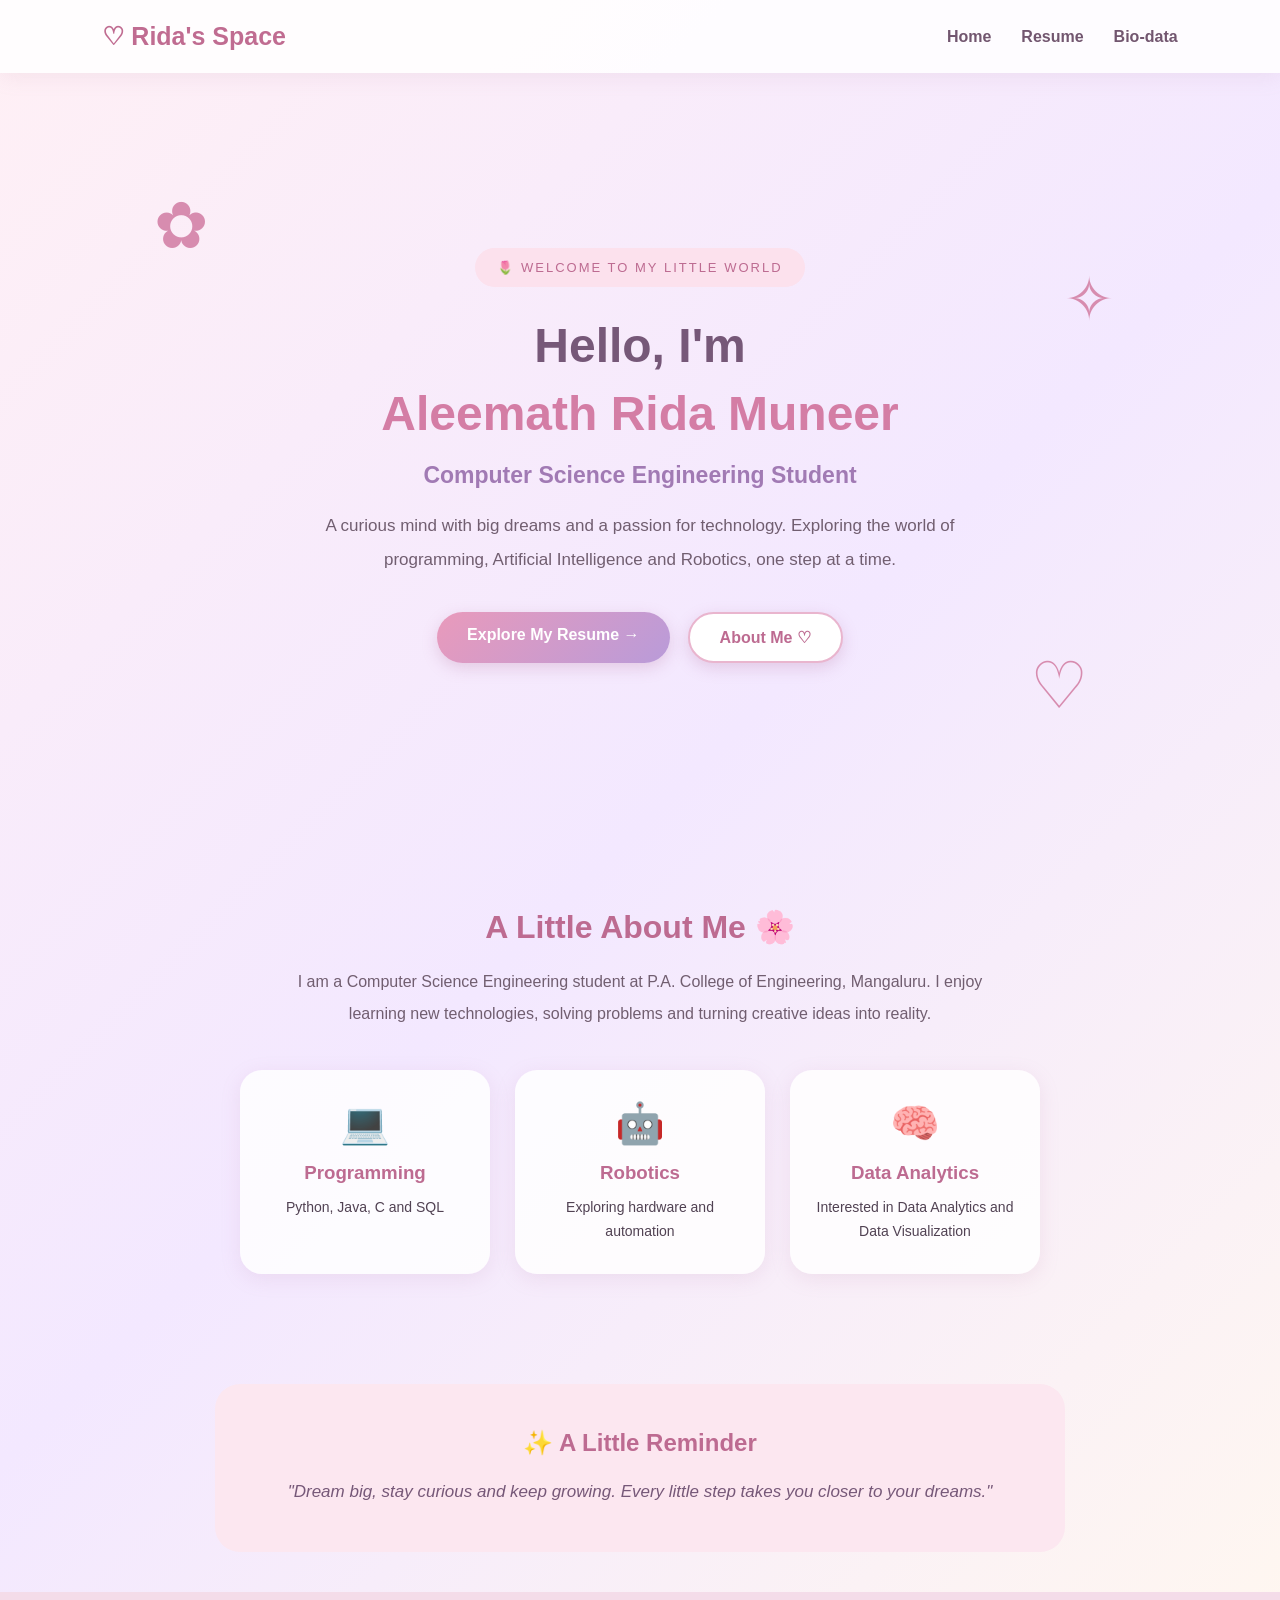
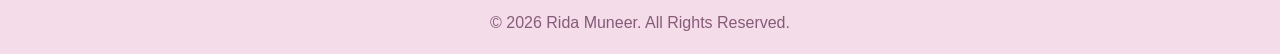
<file: index.html>
<!DOCTYPE html>
<html lang="en">

<head>
    <meta charset="UTF-8">
    <meta name="viewport" content="width=device-width, initial-scale=1.0">

    <title>Rida Muneer | My Portfolio</title>

    <link rel="stylesheet" href="style.css">
</head>

<body>

    <!-- Navigation Bar -->

    <nav>
        <h2>♡ Rida's Space</h2>

        <ul>
            <li><a href="index.html">Home</a></li>
            <li><a href="resume.html">Resume</a></li>
            <li><a href="biodata.html">Bio-data</a></li>
        </ul>
    </nav>


    <!-- Home Section -->

    <section class="hero">

        <div class="floating flower">✿</div>
        <div class="floating star">✧</div>
        <div class="floating heart">♡</div>

        <div class="hero-content">

            <span class="welcome">🌷 WELCOME TO MY LITTLE WORLD</span>

            <h1>
                Hello, I'm <br>
                <span>Aleemath Rida Muneer</span>
            </h1>

            <h2>Computer Science Engineering Student</h2>

            <p>
                A curious mind with big dreams and a passion for
                technology. Exploring the world of programming,
                Artificial Intelligence and Robotics, one step
                at a time.
            </p>

            <div class="hero-buttons">

                <a href="resume.html" class="btn">
                    Explore My Resume →
                </a>

                <a href="biodata.html" class="btn secondary">
                    About Me ♡
                </a>

            </div>

        </div>

    </section>


    <!-- About Section -->

    <section class="about">

        <h2>A Little About Me 🌸</h2>

        <p>
            I am a Computer Science Engineering student at
            P.A. College of Engineering, Mangaluru.
            I enjoy learning new technologies, solving problems
            and turning creative ideas into reality.
        </p>

        <div class="cards">

            <div class="card">
                <div>💻</div>
                <h3>Programming</h3>
                <p>Python, Java, C and SQL</p>
            </div>

            <div class="card">
                <div>🤖</div>
                <h3>Robotics</h3>
                <p>Exploring hardware and automation</p>
            </div>

            <div class="card">
                <div>🧠</div>
               <h3>Data Analytics</h3>
<p>Interested in Data Analytics and Data Visualization</p>
            </div>

        </div>

    </section>


    <!-- Quote Section -->

    <section class="quote">

        <h2>✨ A Little Reminder</h2>

        <p>
            "Dream big, stay curious and keep growing.
            Every little step takes you closer to your dreams."
        </p>

    </section>


    <!-- Footer -->

    <footer>
        <p>Made with ♡ by Rida Muneer | © 2026</p>
    </footer>


    <script src="script.js"></script>

</body>
</html>
</file>
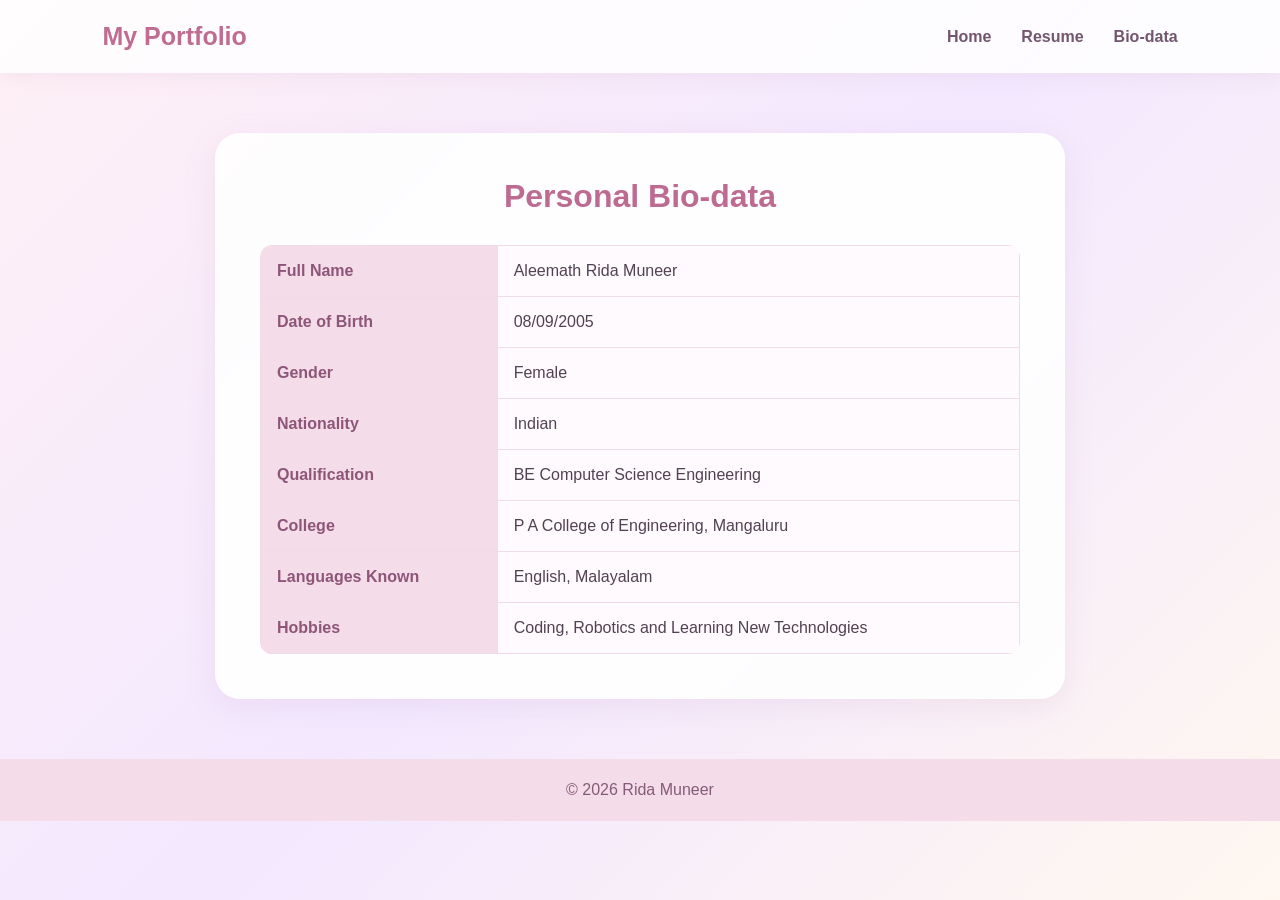
<file: biodata.html>
<!DOCTYPE html>
<html lang="en">

<head>
    <meta charset="UTF-8">
    <meta name="viewport" content="width=device-width, initial-scale=1.0">
    <title>My Bio-data</title>
    <link rel="stylesheet" href="style.css">
</head>

<body>

    <nav>
        <h2>My Portfolio</h2>

        <ul>
            <li><a href="index.html">Home</a></li>
            <li><a href="resume.html">Resume</a></li>
            <li><a href="biodata.html">Bio-data</a></li>
        </ul>
    </nav>

    <div class="container">

        <h1>Personal Bio-data</h1>

        <table>

            <tr>
                <th>Full Name</th>
                <td>Aleemath Rida Muneer</td>
            </tr>

            <tr>
                <th>Date of Birth</th>
                <td>08/09/2005</td>
            </tr>

            <tr>
                <th>Gender</th>
                <td>Female</td>
            </tr>

            <tr>
                <th>Nationality</th>
                <td>Indian</td>
            </tr>

            <tr>
                <th>Qualification</th>
                <td>BE Computer Science Engineering</td>
            </tr>

            <tr>
                <th>College</th>
                <td>P A College of Engineering, Mangaluru</td>
            </tr>

            <tr>
                <th>Languages Known</th>
                <td>English, Malayalam</td>
            </tr>

            <tr>
                <th>Hobbies</th>
                <td>Coding, Robotics and Learning New Technologies</td>
            </tr>

        </table>

    </div>

    <footer>
        <p>© 2026 Rida Muneer</p>
    </footer>

</body>
</html>
</file>
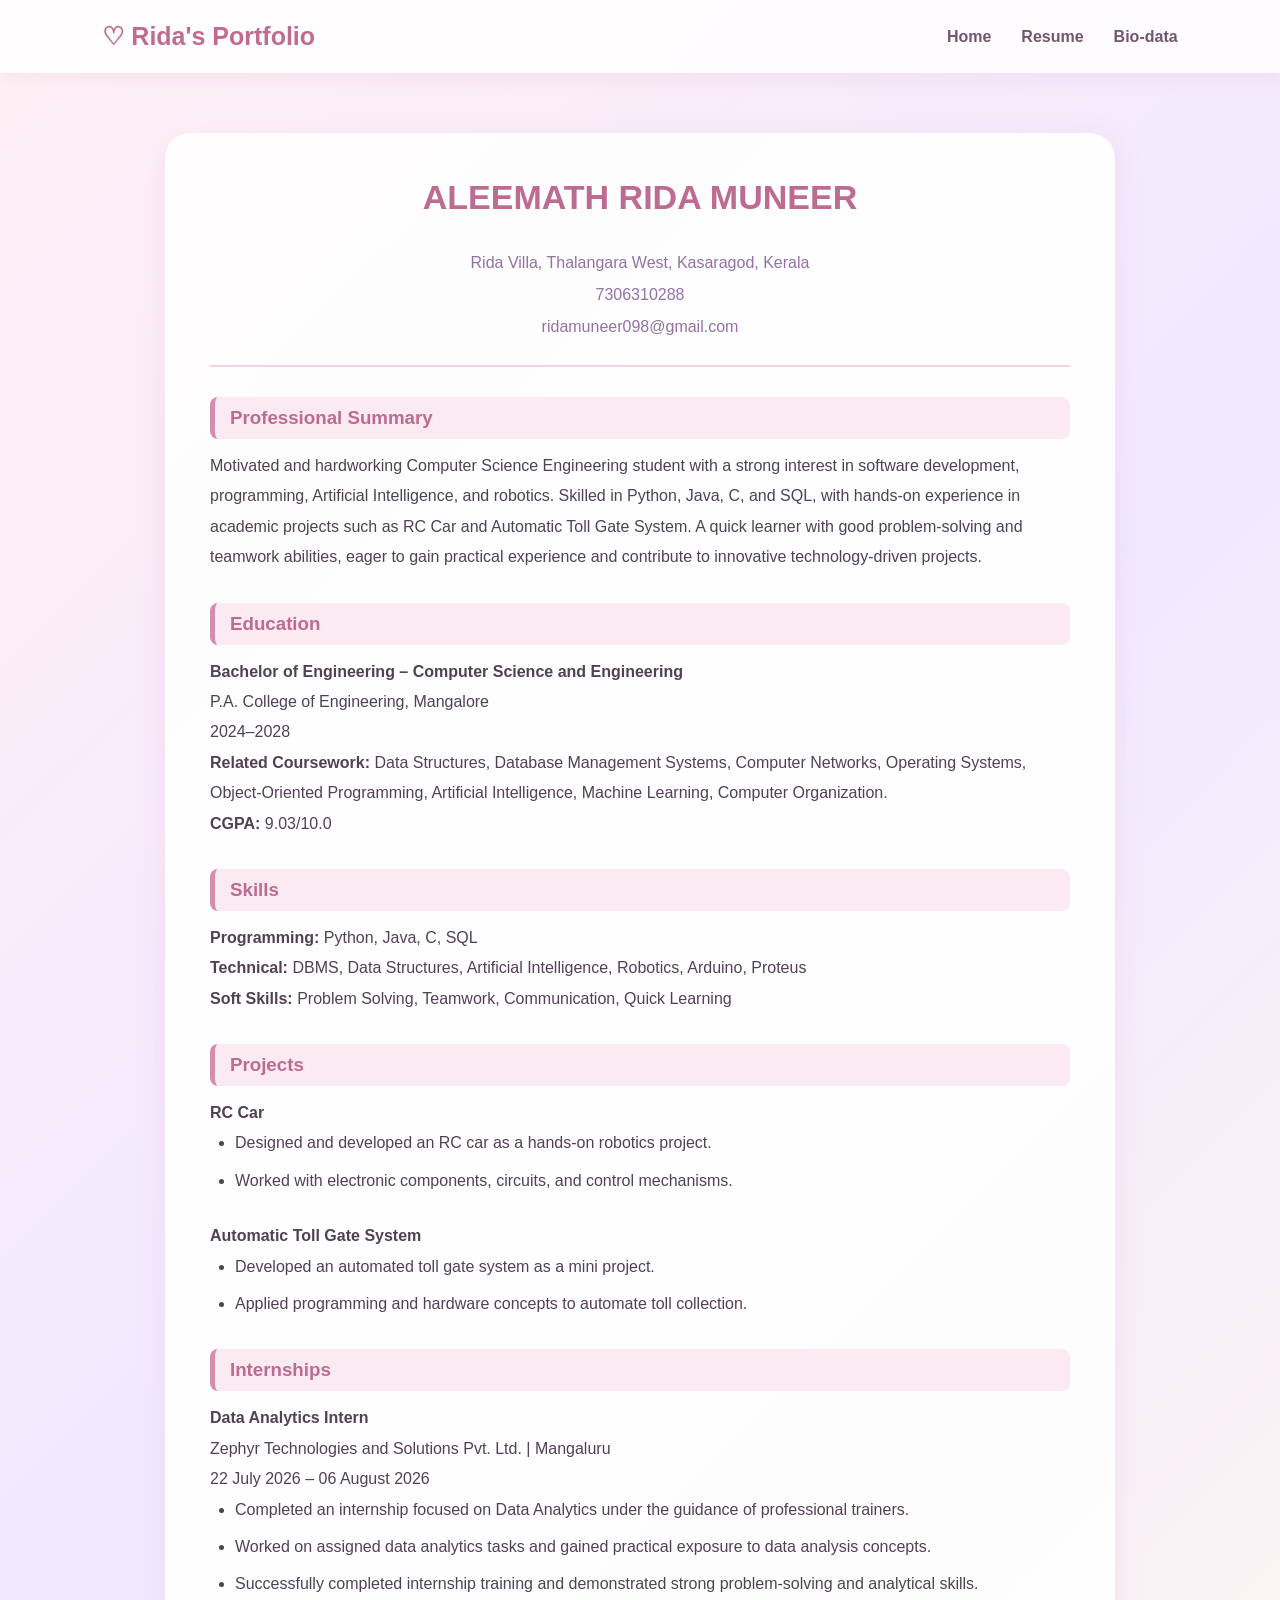
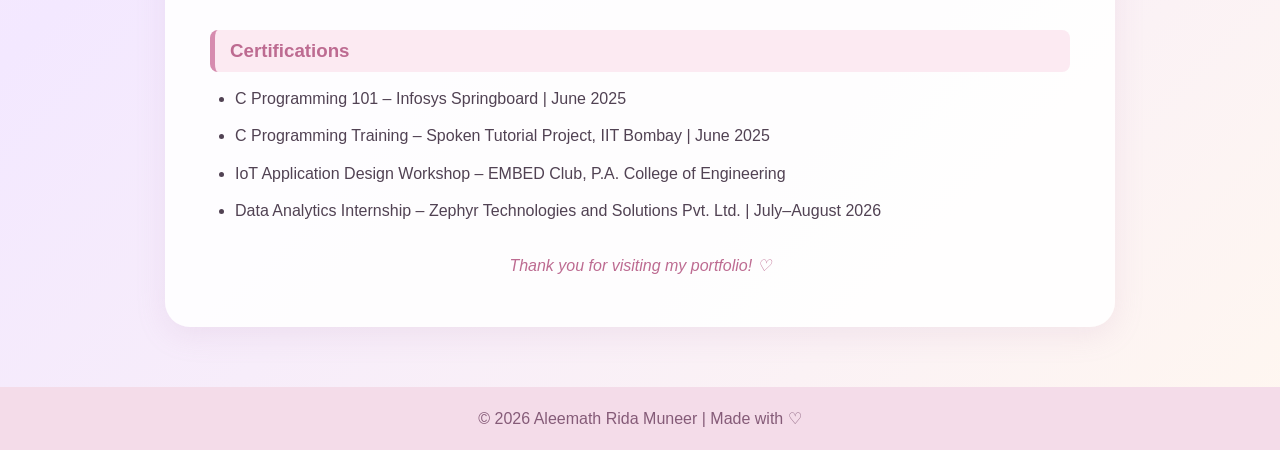
<file: resume.html>
<!DOCTYPE html>
<html lang="en">

<head>
    <meta charset="UTF-8">
    <meta name="viewport" content="width=device-width, initial-scale=1.0">

    <title>Rida Muneer | Resume</title>

    <link rel="stylesheet" href="style.css">
</head>

<body>

    <nav>
        <h2>♡ Rida's Portfolio</h2>

        <ul>
            <li><a href="index.html">Home</a></li>
            <li><a href="resume.html">Resume</a></li>
            <li><a href="biodata.html">Bio-data</a></li>
        </ul>
    </nav>

    <div class="container resume">

        <h1>Aleemath Rida Muneer</h1>

        <p class="contact">
            Rida Villa, Thalangara West, Kasaragod, Kerala<br>
            7306310288<br>
            ridamuneer098@gmail.com
        </p>

        <hr>

        <h3>Professional Summary</h3>

        <p>
            Motivated and hardworking Computer Science Engineering
            student with a strong interest in software development,
            programming, Artificial Intelligence, and robotics.
            Skilled in Python, Java, C, and SQL, with hands-on
            experience in academic projects such as RC Car and
            Automatic Toll Gate System. A quick learner with good
            problem-solving and teamwork abilities, eager to gain
            practical experience and contribute to innovative
            technology-driven projects.
        </p>

        <h3>Education</h3>

        <p>
            <b>Bachelor of Engineering – Computer Science and Engineering</b>
            <br>P.A. College of Engineering, Mangalore
            <br>2024–2028
        </p>

        <p>
            <b>Related Coursework:</b>
            Data Structures, Database Management Systems,
            Computer Networks, Operating Systems,
            Object-Oriented Programming, Artificial Intelligence,
            Machine Learning, Computer Organization.
        </p>

        <p><b>CGPA:</b> 9.03/10.0</p>

        <h3>Skills</h3>

        <p>
            <b>Programming:</b> Python, Java, C, SQL
        </p>

        <p>
            <b>Technical:</b> DBMS, Data Structures,
            Artificial Intelligence, Robotics, Arduino, Proteus
        </p>

        <p>
            <b>Soft Skills:</b> Problem Solving, Teamwork,
            Communication, Quick Learning
        </p>

        <h3>Projects</h3>

        <p><b>RC Car</b></p>

        <ul>
            <li>Designed and developed an RC car as a hands-on robotics project.</li>
            <li>Worked with electronic components, circuits, and control mechanisms.</li>
        </ul>

        <br>

        <p><b>Automatic Toll Gate System</b></p>

        <ul>
            <li>Developed an automated toll gate system as a mini project.</li>
            <li>Applied programming and hardware concepts to automate toll collection.</li>
        </ul>

        <h3>Internships</h3>

        <p><b>Data Analytics Intern</b></p>

        <p>
            Zephyr Technologies and Solutions Pvt. Ltd. | Mangaluru
            <br>22 July 2026 – 06 August 2026
        </p>

        <ul>
            <li>Completed an internship focused on Data Analytics under the guidance of professional trainers.</li>
            <li>Worked on assigned data analytics tasks and gained practical exposure to data analysis concepts.</li>
            <li>Successfully completed internship training and demonstrated strong problem-solving and analytical skills.</li>
        </ul>

        <h3>Certifications</h3>

        <ul>
            <li>C Programming 101 – Infosys Springboard | June 2025</li>

            <li>C Programming Training – Spoken Tutorial Project, IIT Bombay | June 2025</li>

            <li>IoT Application Design Workshop – EMBED Club, P.A. College of Engineering</li>

            <li>Data Analytics Internship – Zephyr Technologies and Solutions Pvt. Ltd. | July–August 2026</li>
        </ul>

        <br>

        <div class="resume-footer">
            <p>Thank you for visiting my portfolio! ♡</p>
        </div>

    </div>

    <footer>
        <p>© 2026 Aleemath Rida Muneer | Made with ♡</p>
    </footer>

</body>
</html>
</file>
<file: style.css>
/* General Styling */
* {
    margin: 0;
    padding: 0;
    box-sizing: border-box;
}

body {
    font-family: 'Segoe UI', sans-serif;
    background: linear-gradient(135deg, #fff0f5, #f3e8ff, #fff7f0);
    color: #514253;
    min-height: 100vh;
}

/* Navigation Bar */
nav {
    background: rgba(255, 255, 255, 0.85);
    padding: 22px 8%;
    display: flex;
    justify-content: space-between;
    align-items: center;
    box-shadow: 0 4px 20px rgba(180, 130, 160, 0.12);
    position: sticky;
    top: 0;
    z-index: 100;
}

nav h2 {
    color: #c06c91;
    font-size: 25px;
}

nav ul {
    display: flex;
    list-style: none;
    gap: 30px;
}

nav a {
    text-decoration: none;
    color: #72566f;
    font-weight: 600;
    transition: 0.3s;
}

nav a:hover {
    color: #d66b9c;
}

/* Home Section */
.home {
    text-align: center;
    padding: 140px 20px;
    min-height: 75vh;
    display: flex;
    flex-direction: column;
    align-items: center;
    justify-content: center;
}

.home h1 {
    font-size: 52px;
    color: #bd6b91;
    margin-bottom: 18px;
}

.home h2 {
    color: #9272a5;
    margin-bottom: 20px;
    font-size: 25px;
}

.home p {
    max-width: 600px;
    line-height: 1.9;
    font-size: 17px;
    margin-bottom: 35px;
}

/* Buttons */
.btn {
    background: linear-gradient(135deg, #e99abb, #b99bd9);
    color: white;
    padding: 14px 30px;
    text-decoration: none;
    border-radius: 30px;
    font-weight: bold;
    box-shadow: 0 5px 15px rgba(190, 130, 170, 0.3);
    transition: 0.3s;
}

.btn:hover {
    transform: translateY(-4px);
    box-shadow: 0 8px 20px rgba(190, 130, 170, 0.4);
}

/* Resume and Biodata Cards */
.container {
    max-width: 850px;
    margin: 60px auto;
    padding: 45px;
    background: rgba(255, 255, 255, 0.9);
    border-radius: 25px;
    box-shadow: 0 8px 30px rgba(190, 140, 180, 0.15);
}

.container h1 {
    color: #bd6b91;
    text-align: center;
    margin-bottom: 30px;
    font-size: 32px;
}

.container h2 {
    color: #9672ac;
    margin-bottom: 10px;
}

.container h3 {
    color: #bd6b91;
    margin-top: 30px;
    margin-bottom: 12px;
}

.container p,
.container li {
    line-height: 1.9;
}

.container ul {
    padding-left: 25px;
}

/* Table */
table {
    width: 100%;
    border-collapse: collapse;
    overflow: hidden;
    border-radius: 12px;
}

th, td {
    border: 1px solid #f0dce8;
    padding: 16px;
    text-align: left;
}

th {
    background: #f5dce9;
    color: #8d5678;
}

td {
    background: #fffafd;
}

/* Footer */
footer {
    text-align: center;
    padding: 22px;
    background: #f4dce9;
    color: #855b78;
    margin-top: 40px;
}

/* Smooth Animation */
.home h1,
.home h2,
.home p,
.btn {
    animation: fadeIn 1.2s ease;
}

@keyframes fadeIn {
    from {
        opacity: 0;
        transform: translateY(20px);
    }

    to {
        opacity: 1;
        transform: translateY(0);
    }
}

/* Mobile Responsive */
@media (max-width: 600px) {

    nav {
        flex-direction: column;
        gap: 15px;
    }

    nav ul {
        gap: 15px;
        flex-wrap: wrap;
        justify-content: center;
    }

    .home h1 {
        font-size: 36px;
    }

    .home h2 {
        font-size: 20px;
    }

    .container {
        margin: 25px 12px;
        padding: 22px;
    }

    th, td {
        padding: 10px;
    }
}
/* Resume Styling */

.resume {
    max-width: 950px;
    padding: 45px;
}

.resume h1 {
    text-align: center;
    font-size: 34px;
    color: #bd6b91;
    text-transform: uppercase;
}

.resume .contact {
    text-align: center;
    line-height: 2;
    color: #9272a5;
}

.resume hr {
    border: 0;
    border-top: 2px solid #f0d4e3;
    margin: 22px 0;
}

.resume h3 {
    background: #fceaf2;
    padding: 10px 15px;
    border-left: 5px solid #d68caf;
    border-radius: 8px;
}

.resume ul {
    padding-left: 25px;
}

.resume li {
    margin-bottom: 7px;
}

.resume-footer {
    text-align: center;
    color: #bd6b91;
    font-style: italic;
}
/* HOME PAGE CREATIVE DESIGN */

.hero {
    min-height: 85vh;
    display: flex;
    justify-content: center;
    align-items: center;
    text-align: center;
    padding: 80px 20px;
    position: relative;
    overflow: hidden;
}

.hero-content {
    max-width: 800px;
    position: relative;
    z-index: 2;
}

.welcome {
    display: inline-block;
    background: #fce1ed;
    color: #bd6b91;
    padding: 12px 22px;
    border-radius: 30px;
    font-size: 13px;
    letter-spacing: 2px;
    margin-bottom: 25px;
}

.hero h1 {
    font-size: 48px;
    color: #765878;
    line-height: 1.4;
    margin-bottom: 15px;
}

.hero h1 span {
    color: #d47da5;
}

.hero h2 {
    color: #a17ab4;
    font-size: 23px;
    margin-bottom: 20px;
}

.hero p {
    max-width: 650px;
    margin: auto;
    line-height: 2;
    font-size: 17px;
    color: #715e70;
}

.hero-buttons {
    margin-top: 35px;
    display: flex;
    justify-content: center;
    gap: 18px;
    flex-wrap: wrap;
}

.secondary {
    background: white;
    color: #bd6b91;
    border: 2px solid #e9b5ce;
}

/* Floating Decorations */

.floating {
    position: absolute;
    color: #d78caf;
    animation: float 3s ease-in-out infinite;
}

.flower {
    font-size: 65px;
    top: 15%;
    left: 12%;
}

.star {
    font-size: 60px;
    top: 25%;
    right: 13%;
}

.heart {
    font-size: 65px;
    bottom: 15%;
    right: 15%;
}

@keyframes float {
    0%, 100% {
        transform: translateY(0);
    }

    50% {
        transform: translateY(-20px);
    }
}

/* About Section */

.about {
    text-align: center;
    padding: 70px 8%;
}

.about h2 {
    font-size: 32px;
    color: #bd6b91;
    margin-bottom: 20px;
}

.about > p {
    max-width: 700px;
    margin: auto;
    line-height: 2;
    color: #715e70;
}

.cards {
    display: flex;
    justify-content: center;
    gap: 25px;
    flex-wrap: wrap;
    margin-top: 40px;
}

.card {
    background: rgba(255,255,255,0.85);
    width: 250px;
    padding: 30px 20px;
    border-radius: 22px;
    box-shadow: 0 5px 20px rgba(190,130,170,0.15);
    transition: 0.3s;
}

.card:hover {
    transform: translateY(-10px);
}

.card div {
    font-size: 40px;
    margin-bottom: 15px;
}

.card h3 {
    color: #bd6b91;
    margin-bottom: 12px;
}

.card p {
    line-height: 1.7;
    font-size: 14px;
}

/* Quote Section */

.quote {
    margin: 40px auto;
    max-width: 850px;
    background: #fce7f0;
    padding: 45px 25px;
    text-align: center;
    border-radius: 25px;
}

.quote h2 {
    color: #bd6b91;
    margin-bottom: 20px;
}

.quote p {
    color: #765878;
    font-style: italic;
    line-height: 1.8;
    font-size: 17px;
}

/* Mobile View */

@media(max-width: 600px) {

    .hero h1 {
        font-size: 34px;
    }

    .hero h2 {
        font-size: 18px;
    }

    .flower {
        left: 3%;
        font-size: 35px;
    }

    .star {
        right: 3%;
        font-size: 35px;
    }

    .heart {
        right: 5%;
        font-size: 40px;
    }

    .cards {
        align-items: center;
    }

    .card {
        width: 100%;
    }
}
</file>
